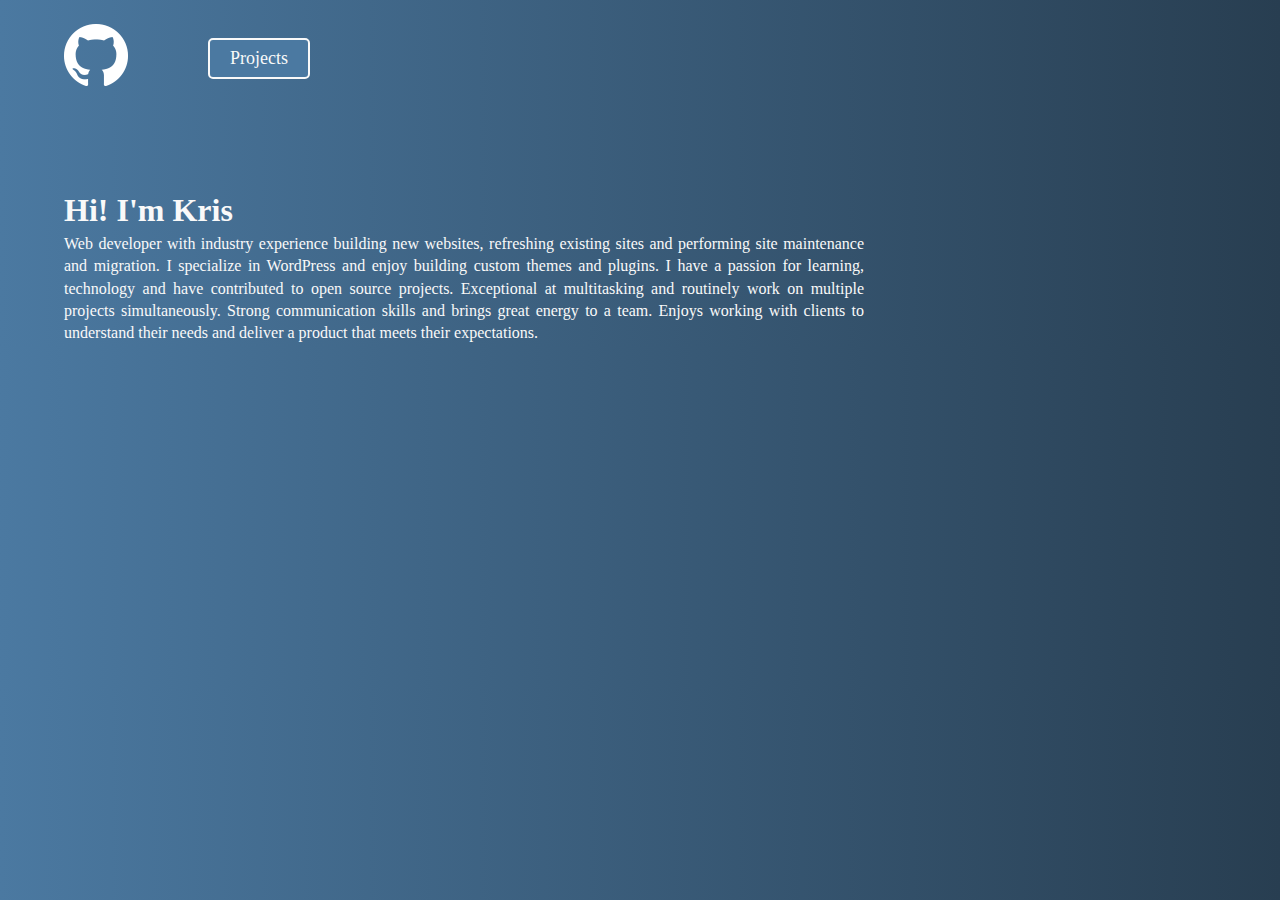
<file: index.html>
<!DOCTYPE html>
<html lang="en">
	<head>
		<meta charset="UTF-8">
		<meta name="viewport" content="width=device-width, initial-scale=1.0">

		<link rel="stylesheet" href="style.css">
		<title>Hello!</title>
		<style>
			.projects-button {
				background-color: var(--project-blue);
			}

			.projects-button:hover {
				border-color: var(--project-white);
				color: var(--project-blue);
			}
		</style>
	</head>

	<body class="home-body">

		<nav class="home-nav">
			<div class="home-nav-logo">
				<a
					target="_blank"
					href="https://github.com/Kcor555"
				>
					<img
						src="assets/images/github-logo-light.png"
						alt=""
					>
				</a>
			</div>

			<div class="projects-button-wrapper">
				<a
					href="projects.html"
					class="projects-button"
				>
					<span>
						Projects
					</span>
				</a>
			</div>
		</nav>

		<div class="home-bio">
			<div class="title-wrap">
				<h1>
					Hi! I'm Kris
				</h1>
			</div>

			<p class="intro-bio">
				Web developer with industry experience building new websites, refreshing existing sites and
				performing site maintenance and migration. I specialize in WordPress and enjoy building custom themes and
				plugins. I have a passion for learning, technology and have contributed to open source projects. Exceptional at
				multitasking and routinely work on multiple projects simultaneously. Strong communication skills and brings
				great energy to a team. Enjoys working with clients to understand their needs and deliver a
				product that meets their expectations.
			</p>
		</div>
	</body>
</html>
</file>
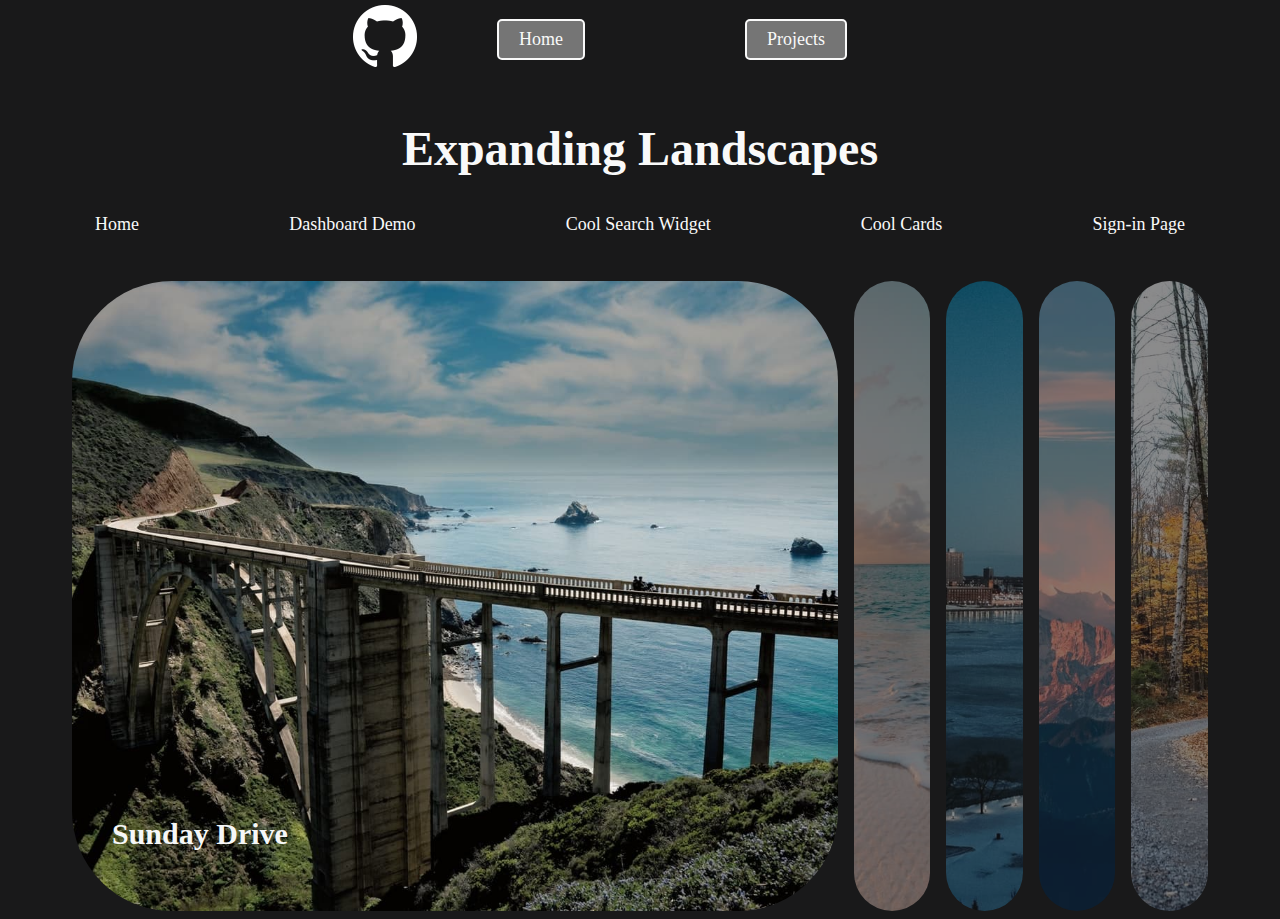
<file: projects/cool-cards.html>
<!DOCTYPE html>
<html lang="en">
	<head>
		<meta charset="UTF-8">
		<meta name="viewport" content="width=device-width, initial-scale=1.0">
		<link rel="stylesheet" href="../style.css">

		<title>Relaxing Landscapes</title>
	</head>

	<body class="landscapes-wrapper one">
		<nav class="home-nav">
			<div class="home-nav__logo">
				<a target="_blank" href="https://github.com/Kcor555"><img src="../assets/images/github-logo-light.png"
				                                                          alt=""></a>
			</div>

			<div class="projects-button-wrapper">
				<a href="../index.html" class="projects-button">
					<span>Home</span>
				</a>
			</div>
			<div class="projects-button-wrapper">
				<a href="../projects.html" class="projects-button">
					<span>Projects</span>
				</a>
			</div>
		</nav>

		<div class="landscapes-title-wrapper">
			<h1>
				Expanding Landscapes
			</h1>
		</div>

		<div class="demo-wrapper">
			<a class="demo" href="../index.html">Home</a>
			<a class="demo" href="dashboard-mockup.html">Dashboard Demo</a>
			<a class="demo" href="cool-search-widget.html">Cool Search Widget</a>
			<a class="demo" href="cool-cards.html">Cool Cards</a>
			<a class="demo" href="sign-in-page.html">Sign-in Page</a>
		</div>

		<div class="deck">
			<div class="card active"
			     style="background-image: url('../../assets/images/bridges.jpg')" ;>
				<h3>Sunday Drive</h3>
			</div>

			<div class="card"
			     style="background-image: url('../../assets/images/beach-shore.jpg')" ;>
				<h3>Toes in the Sand</h3>
			</div>

			<div class="card"
			     style="background-image: url('../../assets/images/cold-cityscape.jpg')" ;>
				<h3>Cityscape View</h3>
			</div>

			<div class="card"
			     style="background-image: url('../../assets/images/mountain-clouds.jpg')" ;>
				<h3>Happy Mountains</h3>
			</div>

			<div class="card"
			     style="background-image: url('../../assets/images/fall-trees.jpg')" ;>
				<h3>Falling Leaves</h3>
			</div>
		</div>

	</body>
	<script src="../js/script.js"></script>
</html>
</file>
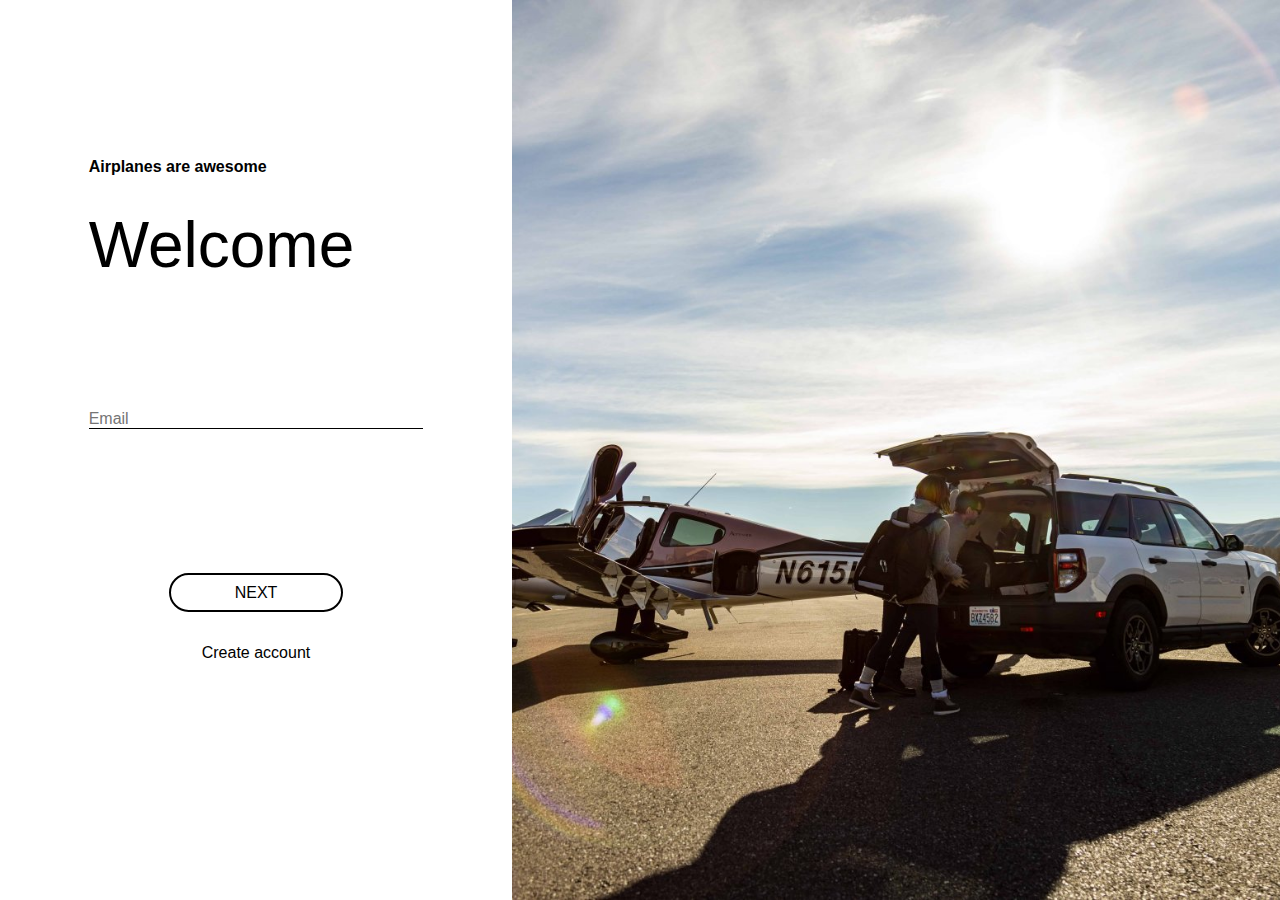
<file: projects/sign-in-page.html>
<!DOCTYPE html>
<html lang="en">
<head>
    <meta charset="UTF-8">
    <meta name="viewport" content="width=device-width, initial-scale=1.0">
    <title>Sign In Page</title>
    <link rel="stylesheet" href="../style.css">
</head>
<body class="sign-main">
<div class="sign-container">
    <div class="sign-container__bg-img"></div>
    <div class="sign-container__content">
        <div>
            <div class="sign-container__login-brand">Airplanes are awesome</div>
            <div class="sign-container__login-greet">Welcome</div>
            <input class="sign-container__login-email" placeholder="Email"></input>
            <div class="sign-container__login-btn-wrapper">
                <button onclick="window.location.href='dashboard-mockup.html'" class="sign-container__login-btn">Next
                </button>
                <a class="sign-container__login-create" href="../projects.html">Create account</a>
            </div>
        </div>
    </div>
</div>
</body>
</html>
</file>
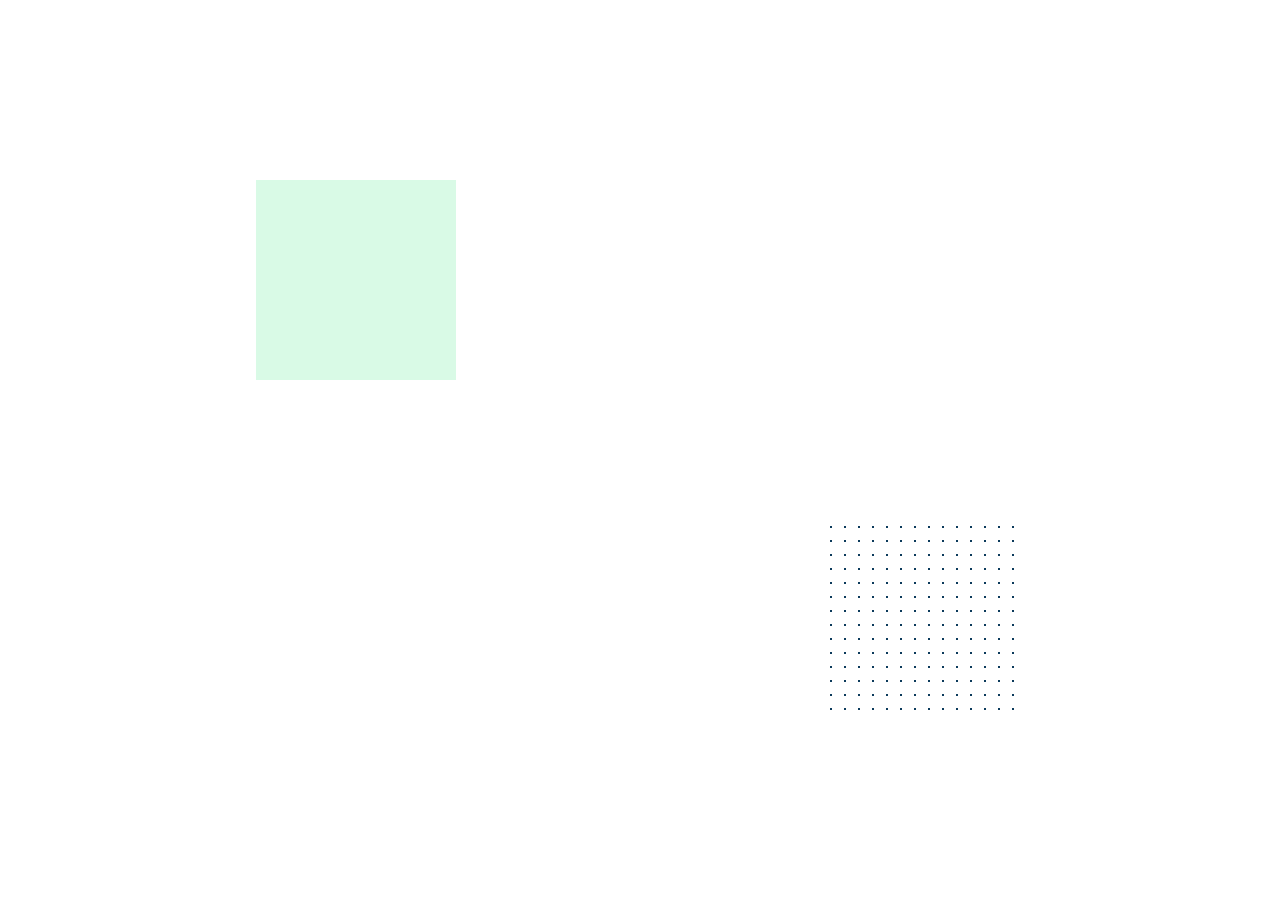
<file: projects/psuedo-background-elements/psuedo-background-elements.html>
<!DOCTYPE html>
<html lang="en">
	<head>
		<meta charset="UTF-8">
		<meta name="viewport" content="width=device-width, initial-scale=1">
		<link rel="stylesheet" href="style.css">
		<title>Psuedo Elements</title>
	</head>
	<body>
		<div class="pseudo-width">
			<div class="pseudo">

			</div>
		</div>
	</body>
</html>
</file>
<file: style.css>
@import url('https://fonts.googleapis.com/css2?family=Open+Sans:wght@300;400;500;600;700;800&display=swap');

:root {
    --project-blue: #4b79A1;
    --project-black: #000000;
    --project-brown: #B7950B;
    --project-green: #A3CB38;
    --project-grey: #3C3E41;
    --project-light-grey: #757575;
    --project-orange: #F5B041;
    --project-pink: #E84393;
    --project-purple: #9B59B6;
    --project-red: #E74C3C;
    --project-white: #F9F9F9;
    --project-yellow: #F9E79F;

    /*Progressing Bars Colors*/
    --bg-color: #F4FBFC;
    --orange: #FF5C2A;
    --blue: #71cad5;
    --white: #FFFFFF;
    --dull-white: #F6F6F6;
    --grey: #4b4b4b;
    --light-grey: #C3C3C3;
}

.home-body {
    background: var(--project-blue);
    background: -webkit-linear-gradient(to left, #283E51, var(--project-blue)); /* Chrome 10-25, Safari 5.1-6 */
    background: linear-gradient(to left, #283E51, var(--project-blue)); /* W3C, IE 10+/ Edge, Firefox 16+, Chrome 26+, Opera 12+, Safari 7+ */
    display: flex;
    flex-direction: column;
    font-family: 'Epilogue', 'sans-serif';
    margin: 0 auto;
    padding: 0 20px;
    width: 90vw;
}

.home-nav {
    display: flex;
    align-items: center;
    margin: 1rem 0;
    padding-top: 0.5rem;
}

.home-bio {
    color: var(--project-white);
    line-height: 1.4;
    margin-top: 5rem;
}

.intro-bio {
    color: var(--project-white);
    font-size: 1rem;
    max-width: 50rem;
    text-align: justify;
}


/*
===============================
   PROJECTS BUTTON HOMEPAGE
===============================
*/
.projects-button-wrapper {
    position: relative;
    z-index: 555;
}

.projects-button {
    display: block;
    position: relative;
    background-color: var(--project-light-grey);
    border: 2px solid var(--project-white);
    border-radius: 5px;
    color: var(--project-white);
    cursor: pointer;
    font-size: 18px;
    padding: 8px 20px;
    margin: 0 5rem;
    text-align: center;
    text-decoration: none;
    transition: all .45s;
}

.projects-button span {
    position: relative;
    z-index: 2;
}

.projects-button:after {
    position: absolute;
    content: "";
    top: 0;
    left: 0;
    width: 0;
    height: 100%;
    background: var(--project-white);
    transition: all .45s;
}

.projects-button:hover {
    color: var(--project-light-grey);
}

.projects-button:hover:after {
    width: 100%;
}

.projects-button:active {
    transform: scale(.9);
    box-shadow: 0 3px 15px -2px;
}


.demo-wrapper {
    display: flex;
    flex-direction: column;
    justify-content: space-around;
    margin-bottom: 2rem;
    width: 100%;

}

.demo {
    color: var(--project-white);
    font-size: 18px;
    text-decoration: none;
    padding: 5px;
    border: 1px solid transparent;
}

.demo:hover {
    border: 1px solid var(--project-white);
    border-radius: 3px;
}

@media (min-width: 768px) {
    .demo-wrapper {
        flex-direction: row;
    }
}

.menu-item {
    color: var(--project-white);
    padding: 0 1rem 1rem 0;
}


/*
========================
     PROJECTS PAGE
========================
*/
.pj-body {
    box-sizing: border-box;
    background-color: var(--project-grey);
    color: var(--project-white);
    font-family: "Epilogue", sans-serif;
    font-weight: 400;
    line-height: 1.5;
    margin: 2rem;
    padding: 0 2rem;
    -webkit-box-sizing: border-box;
}

.pj-body .dark {
    background-color: var(--project-black);
    color: var(--project-white);
}

.pj-wrapper {
    display: grid;
    grid-template-columns: repeat(auto-fit, minmax(250px, 1fr));
    gap: 1rem;
    max-width: 1280px;
    margin: 5rem auto;

}

.pj-card {
    display: flex;
    justify-content: center;
    align-items: center;
    position: relative;
    height: 35rem;
    min-width: 25rem;
    max-width: 28rem;
    border-radius: 5px;
    margin: 1rem;
    perspective: 50rem;
}

.pj-card__flip {
    position: absolute;
    top: 0;
    left: 0;
    height: 35rem;
    width: 100%;
    box-shadow: 0 4rem 2rem rgba(0, 0, 0, 0.1);
    -webkit-transition: all 0.8s ease;
    transition: all 0.8s ease;
    -webkit-backface-visibility: hidden;
    backface-visibility: hidden;
    border-radius: 3px;
    -webkit-box-shadow: 0 1.5rem 4rem rgba(0, 0, 0, 0.15);
    overflow: hidden;
}

.pj-card__front {
    /*background-color: var(--project-white);*/
    /*border: 2px solid var(--project-white);*/
}

.pj-card__front-color-1 {
    background: linear-gradient(to right top, #ee7752, #e73c7e, #23a6d5, #23d5ab);
    background-size: 400% 400%;
    animation: gradient 12s ease-in infinite;
}

.pj-card__front-color-2 {
    background: linear-gradient(to right top, #fffb00, #ffbb00, #ff6f50, #ff0490, #eb12cd);
    background-size: 400% 400%;
    animation: gradient 12s ease-in infinite;
}

.pj-card__front-color-3 {
    background: linear-gradient(to right top, #40fc72, #00e0c3, #00bcff, #008cff);
    background-size: 400% 400%;
    animation: gradient 12s ease-in infinite;
}

.pj-card__front-color-4 {
    background-image: linear-gradient(315deg, #4158D0 17%, #C850C0 44%, #FFCC70 60%);
    background-size: 400% 400%;
    animation: gradient 12s ease-in infinite;
}

.pj-card__front-color-5 {
    background: linear-gradient(315deg, #D9AFD9 23%, #97D9E1 39%, #97c8cd 51%, #000000 95%);
    background-size: 400% 400%;
    animation: gradient 12s ease-in infinite;
}

.pj-card__front-color-6 {
    background: linear-gradient(to left top, #FFFDE4, #005AA7);
    background-size: 400% 400%;
    animation: gradient 12s ease-in infinite;
}

.pj-card__front-color-7 {
    background: linear-gradient(130deg, rgb(189, 180, 83) 16.9%, rgba(30, 204, 214, 1) 55.1%, rgba(5, 54, 154, 1) 90.7%);
    background-size: 400% 400%;
    animation: gradient 12s ease-in infinite;
}

.pj-card__back {
    transform: rotateY(180deg);
    -webkit-transform: rotateY(180deg);
}

.pj-card__back-color-1 {
    background: linear-gradient(45deg, #ee7752, #e73c7e, #23a6d5, #23d5ab);
    background-size: 400% 400%;
    animation: gradient 12s ease-in infinite;
}

.pj-card__back-color-2 {
    background: linear-gradient(45deg, #fffb00, #ffbb00, #ff6f50, #ff0490, #eb12cd);
    background-size: 400% 400%;
    animation: gradient 12s ease-in infinite;
}

.pj-card__back-color-3 {
    background: linear-gradient(45deg, #40fc72, #00e0c3, #00bcff, #008cff);
    background-size: 400% 400%;
    animation: gradient 12s ease-in infinite;
}

.pj-card__back-color-4 {
    background: linear-gradient(315deg, #4158D0 17%, #C850C0 44%, #FFCC70 60%);
    background-size: 400% 400%;
    animation: gradient 12s ease-in infinite;
}

.pj-card__back-color-5 {
    background: linear-gradient(315deg, #D9AFD9 23%, #97D9E1 39%, #97c8cd 51%, #000000 95%);
    background-size: 400% 400%;
    animation: gradient 12s ease-in infinite;
}

.pj-card__back-color-6 {
    background: linear-gradient(to left top, #FFFDE4, #005AA7);
    background-size: 400% 400%;
    animation: gradient 12s ease-in infinite;
}

.pj-card__back-color-7 {
    background: linear-gradient(130deg, rgb(189, 180, 83) 16.9%, rgba(30, 204, 214, 1) 55.1%, rgba(5, 54, 154, 1) 90.7%);
    background-size: 400% 400%;
    animation: gradient 12s ease-in infinite;
}

@keyframes gradient {
    0% {
        background-position: 0% 50%;
    }
    50% {
        background-position: 100% 50%;
    }
    100% {
        background-position: 0% 50%;
    }
}

.pj-card:hover .pj-card__front-color-1,
.pj-card:hover .pj-card__front-color-2,
.pj-card:hover .pj-card__front-color-3,
.pj-card:hover .pj-card__front-color-4,
.pj-card:hover .pj-card__front-color-5,
.pj-card:hover .pj-card__front-color-6,
.pj-card:hover .pj-card__front-color-7 {
    transform: rotateY(-180deg);
    -webkit-transform: rotateY(-180deg);
}

.pj-card:hover
.pj-card__back {
    transform: rotateY(0);
    -webkit-transform: rotateY(0);
}

.pj-card__title {
    display: flex;
    flex-direction: column;
    justify-content: center;
    align-items: center;
    height: 20rem;
    -webkit-box-pack: center;
    -ms-flex-pack: center;
    -webkit-box-align: center;
    -ms-flex-align: center;
}

.fa-icon {
    font-size: 4rem;
    margin-bottom: 1.5rem;
}

.pj-card__title h4 {
    font-size: 2.5rem;
    font-weight: 300;
    text-transform: uppercase;
    text-align: center;
    color: var(--project-white);
    width: 75%;
}

.pj-card__details {
    margin: 0 auto;
    padding: 0 2rem 2rem;
}

.pj-card__details p {
    text-align: center;
    font-size: 1.75rem;
}

.pj-card__cta {
    position: absolute;
    top: 50%;
    left: 50%;
    width: 90%;
    text-align: center;
    color: var(--project-white);
    transform: translate(-50%, -50%);
}

.pj-card__cta-text {
    font-size: 1.75rem;
    text-transform: uppercase;
    margin-bottom: 2rem;
}

.pj-card__cta-credit {
    font-size: 1.5rem;
    font-style: italic;
    margin-bottom: 1rem;
}

.pj-card__cta a {
    margin-top: 6rem;
}

.pj-btn,
.pj-btn:link,
.pj-btn:visited {
    display: inline-block;
    position: relative;
    border: 1px solid var(--project-white);
    background-color: var(--project-white);
    border-radius: 0.5rem;
    color: var(--grey);
    cursor: pointer;
    font-size: 1.5rem;
    text-decoration: none;
    padding: 1.5rem 4rem;
    text-transform: uppercase;
    transition: all 0.2s;
    -webkit-transition: all 0.2s;
}


.pj-btn:hover {
    transform: translateY(-3px);
    -webkit-transform: translateY(-3px);
    box-shadow: 0 1rem 2rem rgba(45, 45, 45, 0.2);
    -webkit-box-shadow: 0 1rem 2rem rgba(45, 45, 45, 0.2);
    background-color: rgba(255, 255, 255, 0);
    color: var(--project-white);
}

.pj-btn:hover::after {
    -webkit-transform: scaleX(1.4) scaleY(1.6);
    transform: scaleX(1.4) scaleY(1.6);
    opacity: 0;
}

.pj-btn:active,
.pj-btn:focus {
    outline: none;
    -webkit-transform: translateY(-1px);
    transform: translateY(-1px);
    -webkit-box-shadow: 0 1rem 1rem rgba(0, 0, 0, 0.2);
    box-shadow: 0 1rem 1rem rgba(0, 0, 0, 0.2);
}

*,
*::after,
*::before {
    margin: 0;
    padding: 0;
    -webkit-box-sizing: inherit;
    box-sizing: inherit;
}

/*
========================
      COOL CARDS
========================
*/

.landscapes-wrapper .demo-wrapper {

}

.landscapes-wrapper {
    font-family: 'Epilogue', 'sans-serif';
    background-color: #19191A;
    display: flex;
    flex-direction: column;
    align-items: center;
    justify-content: center;
    height: 100vh;
    overflow: hidden;
    margin: 0;
    padding: 0 20px;
}

.deck {
    display: flex;
    justify-content: center;
    width: 90vw;
}

.landscapes-title-wrapper {
    padding-bottom: 2rem;
    padding-top: 2rem;
}

.landscapes-title-wrapper h1 {
    color: var(--project-white);
    font-size: 3rem;
}

.landscapes-home {
    text-decoration: none;
    font-size: 20px;
    color: var(--project-white);
}

.card {
    position: relative;
    height: 70vh;
    background-size: cover;
    background-position: center;
    background-repeat: no-repeat;
    border-radius: 100px;
    color: #F6F7F7;
    cursor: pointer;
    flex: 0.5;
    margin: .5rem;
    transition: flex 0.4s ease-in;
    opacity: 0.5;
}

.card h3 {
    position: absolute;
    bottom: 60px;
    left: 40px;
    font-size: 30px;
    opacity: 0;
    margin: 0;
}

.card.active {
    flex: 5;
    opacity: 1;
}

.card.active h3 {
    transition: opacity 0.4s ease-in 0.4s;
    opacity: 1;
}

@media screen and (max-width: 480px) {
    .deck {
        width: 100vw;
    }

    .card:nth-of-type(4),
    .card:nth-of-type(5) {
        display: none;
    }
}


/*
========================
      COOL SEARCH
========================
*/
.cool-search-bg {
    background-image: linear-gradient(to bottom, #d16ba5, #c777b9, #ba83ca, #aa8fd8,
    #9a9ae1, #8aa7ec, #79b3f4, #69bff8, #52cffe, #41dfff, #46eefa, #5ffbf1);
    font-family: 'Roboto', sans-serif;
    display: flex;
    width: 100%;
    flex-direction: column;
    align-items: center;
    justify-content: center;
    height: 100vh;
    overflow: hidden;
    margin: 0;
    position: relative;
}

.cool-search-bg .home-nav {
    position: absolute;
    top: 0;
    left: 0;
    margin: 1rem 0;
    padding-left: 4rem;
}

.cool-search-bg .home-nav .projects-button {
    color: var(--project-white);
    background-color: #C876B9;
    font-size: 20px;
}

.cool-search-bg .projects-button:hover {
    color: #C973B4;
}

.cool-search-bg .home-nav .projects-button:after {
    color: #C973B4;
    background: var(--project-white);
}

.cool-search-links-wrapper {
    display: flex;
    flex-wrap: wrap;
    justify-content: center;
    margin-top: 2rem;
    max-width: 40rem;
}

.cool-search-links {
    margin-top: 2rem;
    padding-right: 2rem;
    text-decoration: none;
    font-size: 20px;
    color: var(--project-grey);
    word-break: keep-all;
}

.cool-search-links:hover {
    color: #AACAE3;
}

.cool-search {
    position: relative;
    height: 50px;
}

.cool-search .input {
    background-color: #aacae3;
    color: var(--project-grey);
    border: none;
    border-radius: 10px;
    height: 15px;
    width: 0;
    padding: 1.3rem;
    font-size: 32px;
    transition: width 0.6s ease;

}

.cool-search.active .input {
    width: 300px;
}

.cool-search.active .cool-search-button {
    transform: translateX(270px);
}

.cool-search.active .cool-search-button .fa-magnifying-glass {
    display: none;
}

.cool-search.active .cool-search-button .fa-circle-xmark {
    display: initial;
}

.cool-search .cool-search-button .fa-circle-xmark {
    display: none;
}

.cool-search-button {
    position: absolute;
    top: 0;
    left: 0;
    height: 57px;
    width: 57px;
    font-size: 32px;
    background-color: #aacae3;
    border: 0;
    border-radius: 10px;
    cursor: pointer;
    transition: transform 0.6s ease;
}

.cool-search-button i {
    color: #757575;
    padding-top: 3px;
}

.cool-search-button:focus,
.input:focus {
    outline: none;
}


/*
========================
      SIGN IN PAGE
========================
*/
.sign-main {
    font-family: RegularText, sans-serif;
    margin: 0;
}

.sign-container {
    position: relative;
    height: 100%;
}

.sign-container__bg-img {
    display: none;
}

@media screen and (min-width: 1024px) {
    .sign-container__bg-img {
        display: initial;
        position: absolute;
        background-image: url("../assets/images/airplane-suv.jpeg");
        background-position: 60%;
        background-size: cover;
        width: 60vw;
        height: 100%;
        top: 0;
        right: 0;
        z-index: -555;
    }
}

.sign-container__content {
    display: flex;
    flex-direction: column;
    justify-content: center;
    align-items: center;
    height: 100vh;
}

@media screen and (min-width: 1024px) {
    .sign-container__content {
        width: 40vw;
    }
}

.sign-container__login-brand {
    font-weight: 600;
    margin: 2rem 0;
}

.sign-container__login-greet {
    font-size: 4rem;
    font-weight: 300;
    margin: 1rem 0 4rem;
}

.sign-container__login-email {
    font-size: 1rem;
    margin: 4rem 0;
    border-bottom: 1px solid var(--project-black);
    width: 100%;

}

input.sign-container__login-email {
    border-top: none;
    border-left: none;
    border-right: none;
    font-size: 1rem;
}

input.sign-container__login-email:focus-visible {
    outline: none;
}

.sign-container__login-btn-wrapper {
    display: flex;
    flex-direction: column;
    align-items: center;
    padding: 5rem;

}

.sign-container__login-btn {
    margin: 0;
    position: relative;
    display: inline-block;
    white-space: nowrap;
    border-radius: 50px;
    cursor: pointer;
    line-height: 1;
    text-align: center;
    text-decoration: none;
    text-transform: uppercase;
    vertical-align: middle;
    background-color: transparent;
    border: 2px solid var(--project-black);
    color: var(--project-black);;
    font-size: 1rem;
    padding: 0.6rem 4rem;
}

.sign-container__login-btn:hover {
    background-color: var(--project-black);
    color: var(--project-white);
}

.sign-container__login-create {
    text-decoration: none;
    color: var(--project-black);
    margin: 2rem 0;
}

.sign-container__login-create:hover {
    text-decoration: underline;
}

/*
========================
    ROTATE HIDDEN NAV
========================
*/

.rotate-body {
    font-family: 'Epilogue', 'sans-serif';
    overflow-x: hidden;
    background-color: #efde8a;
    color: #8d7935;
    margin: 0;


}

.rotate-container {
    background-color: #eaf0f1;
    width: 100vw;
    min-height: 100vh;
    padding: 5rem 2rem 1rem;
    transform-origin: top left;
    transition: transform 0.4s linear, background-color 0.2s ease-in-out;

}

.rotate-container.show-nav {
    transform: rotate(-20deg);
    background-color: var(--project-blue);
    color: var(--project-white);
    transition: transform 0.4s linear, background-color 0.2s ease-in-out;
}

.rotate-container.show-nav .content {
    filter: blur(5px);
}

.rotate-container.show-nav .rotate-button-wrapper {
    transform: rotate(-80deg);
}

.rotate-container.show-nav + nav li {
    transform: translateX(0);
    transition-delay: 0.2s;
}

.rotate-wrapper {
    position: fixed;
    top: -100px;
    left: -100px;
}

.rotate-button-wrapper {
    position: relative;
    background-color: #eec655;
    border-radius: 50%;
    height: 215px;
    width: 215px;
    transition: transform 0.4s linear;
}

.rotate-button-wrapper button {
    position: absolute;
    top: 50%;
    left: 50%;
    height: 100px;
    background: transparent;
    border: 0;
    font-size: 2rem;
    color: #202528;
}

.rotate-button-wrapper button:focus {
    outline: none;
}

.rotate-button-wrapper button#open {
    left: 60%;
}

.rotate-button-wrapper button#close {
    top: 55%;
    transform: rotate(90deg);
    transform-origin: top left;
}

.rotate-content {
    max-width: 1440px;
    margin: 3.5rem auto;
    transition: background-color 0.2s ease-in-out;
}

.rotate-content h1 {
    margin-bottom: 0;
}

.rotate-content p {
    color: #887D5AFF;
    line-height: 1.6;
}

.rotate-container.show-nav p {
    color: var(--project-white);
}

.rotate-content img {
    width: 100%;
    height: auto;
}

.rotate-nav {
    position: fixed;
    top: 70%;
    left: 0.5rem;
    z-index: 555;
    color: #202528;
}

.rotate-nav ul {
    list-style: none;
    padding-left: 2rem;

}

.rotate-nav ul li {
    margin: 2rem 0;
    text-transform: uppercase;
    transition: transform 0.6s ease-in-out;
    transform: translateX(-150%);
}

.rotate-nav ul li + li {
    margin-left: 1.5rem;
    transition: transform 0.4s ease-in-out;
    transform: translateX(-200%);
}

.rotate-nav ul li + li + li {
    margin-left: 3rem;
    transition: transform 0.3s ease-in-out;
    transform: translateX(-250%);
}

.rotate-nav ul li i {
    font-size: 2rem;
    padding-right: 1.5rem;
}

/*
========================
   progressing steps
========================
*/

.progress-body {
    font-family: 'Epilogue', sans-serif;
    background-color: var(--bg-color);
    display: flex;
    flex-direction: column;
    align-items: center;
    justify-content: center;
    height: 100vh;
    overflow: hidden;
    margin: 0;
}

.progress-body .projects-button {
    border-color: var(--blue);
    background-color: var(--blue);
}

.projects-button:hover {
    color: var(--grey);
}

.progress-container {
    text-align: center;
}

.progress-wrapper {
    position: relative;
    display: flex;
    justify-content: space-between;
    margin: 4rem 0;
    color: var(--grey);
    font-size: 1.5em;
    max-width: 100%;
    width: 500px;
}

.progress-wrapper::before {
    content: '';
    position: absolute;
    top: 50%;
    left: 0;
    background-color: var(--blue);
    height: .5px;
    transform: translateY(-50%);
    transition: .5s ease;
    width: 100%;
    z-index: -555;
}

.progress-bar {
    content: '';
    position: absolute;
    top: 50%;
    left: 0;
    background-color: var(--orange);
    width: 0%;
    height: 3px;
    transform: translateY(-50%);
    transition: 0.5s ease;
    z-index: -555;
}

.step {
    display: flex;
    justify-content: center;
    align-items: center;
    border: solid 3px var(--blue);
    border-radius: 50%;
    background-color: var(--dull-white);
    height: 50px;
    width: 50px;
    transition: 0.5s ease;

}

.step.active {
    border-color: var(--orange);
    background-color: var(--orange);
    color: var(--white);
}

/*button*/

.btn {
    margin: 0 1rem;
    padding: .7rem 1.8rem;
    font-size: 1.2rem;
    font-weight: 600;
    line-height: 1.5em;
    color: var(--white);
    background-color: var(--orange);
    border-style: solid;
    border-width: 0;
    border-color: var(--white);
    border-radius: 10px 10px 10px 10px;
}

.btn:hover {
    text-decoration: underline;
    cursor: pointer;
}

.btn:active {
    transform: scale(0.97);
}

.btn:disabled {
    cursor: not-allowed;
    text-decoration: none;
    background-color: var(--light-grey);
}

.btn:focus {
    outline: 0;
}


/*
===============================

===============================
*/
</file>
<file: projects/psuedo-background-elements/style.css>
.pseudo::before {
	content: '';
	position: absolute;
	background-color: #D9FAE6;
	width: 200px;
	height: 200px;
	top: 20%;
	left: 20%;
	z-index: 0;
}

.pseudo::after {
	content: '';
	position: absolute;
	background-image: radial-gradient(#0C3A5B 12%, transparent 15%);
	background-size: 14px 14px;
	width: 200px;
	height: 200px;
	bottom: 20%;
	right: 20%;
	z-index: 0;
}
</file>
